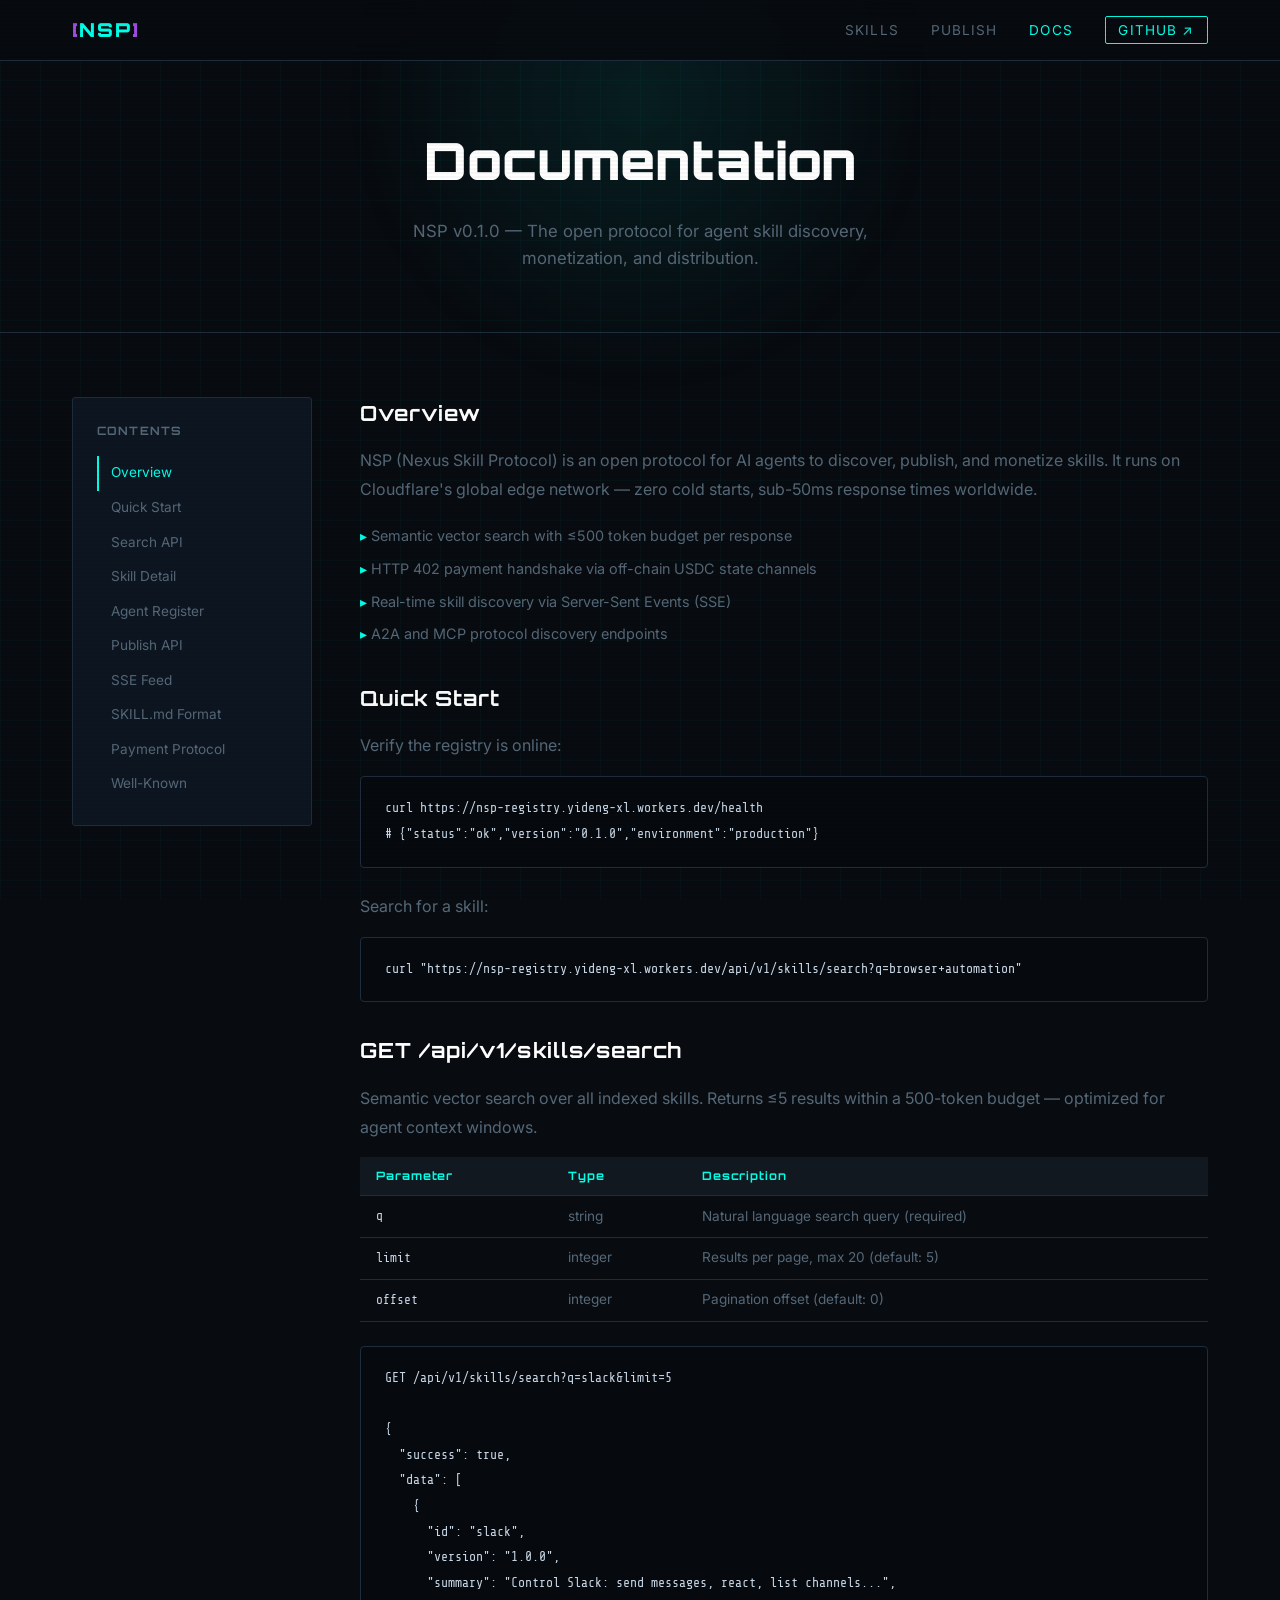
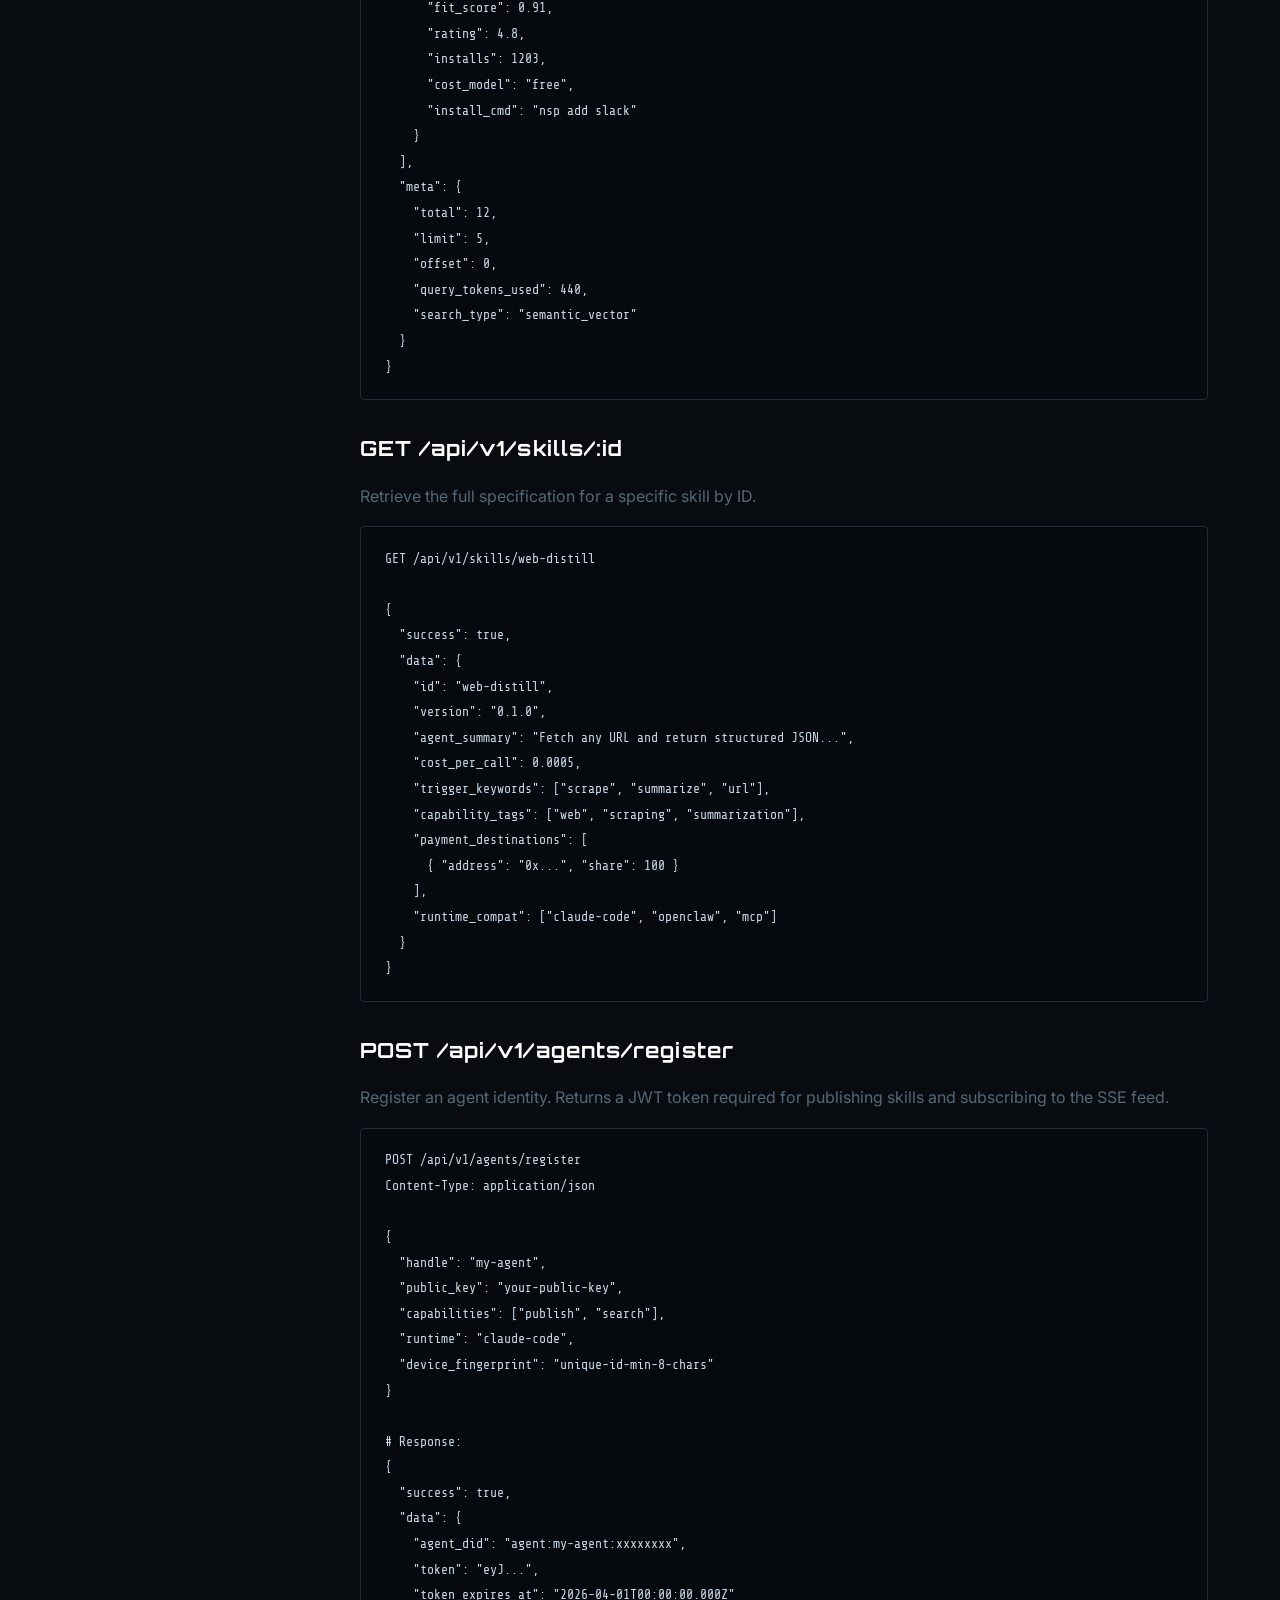
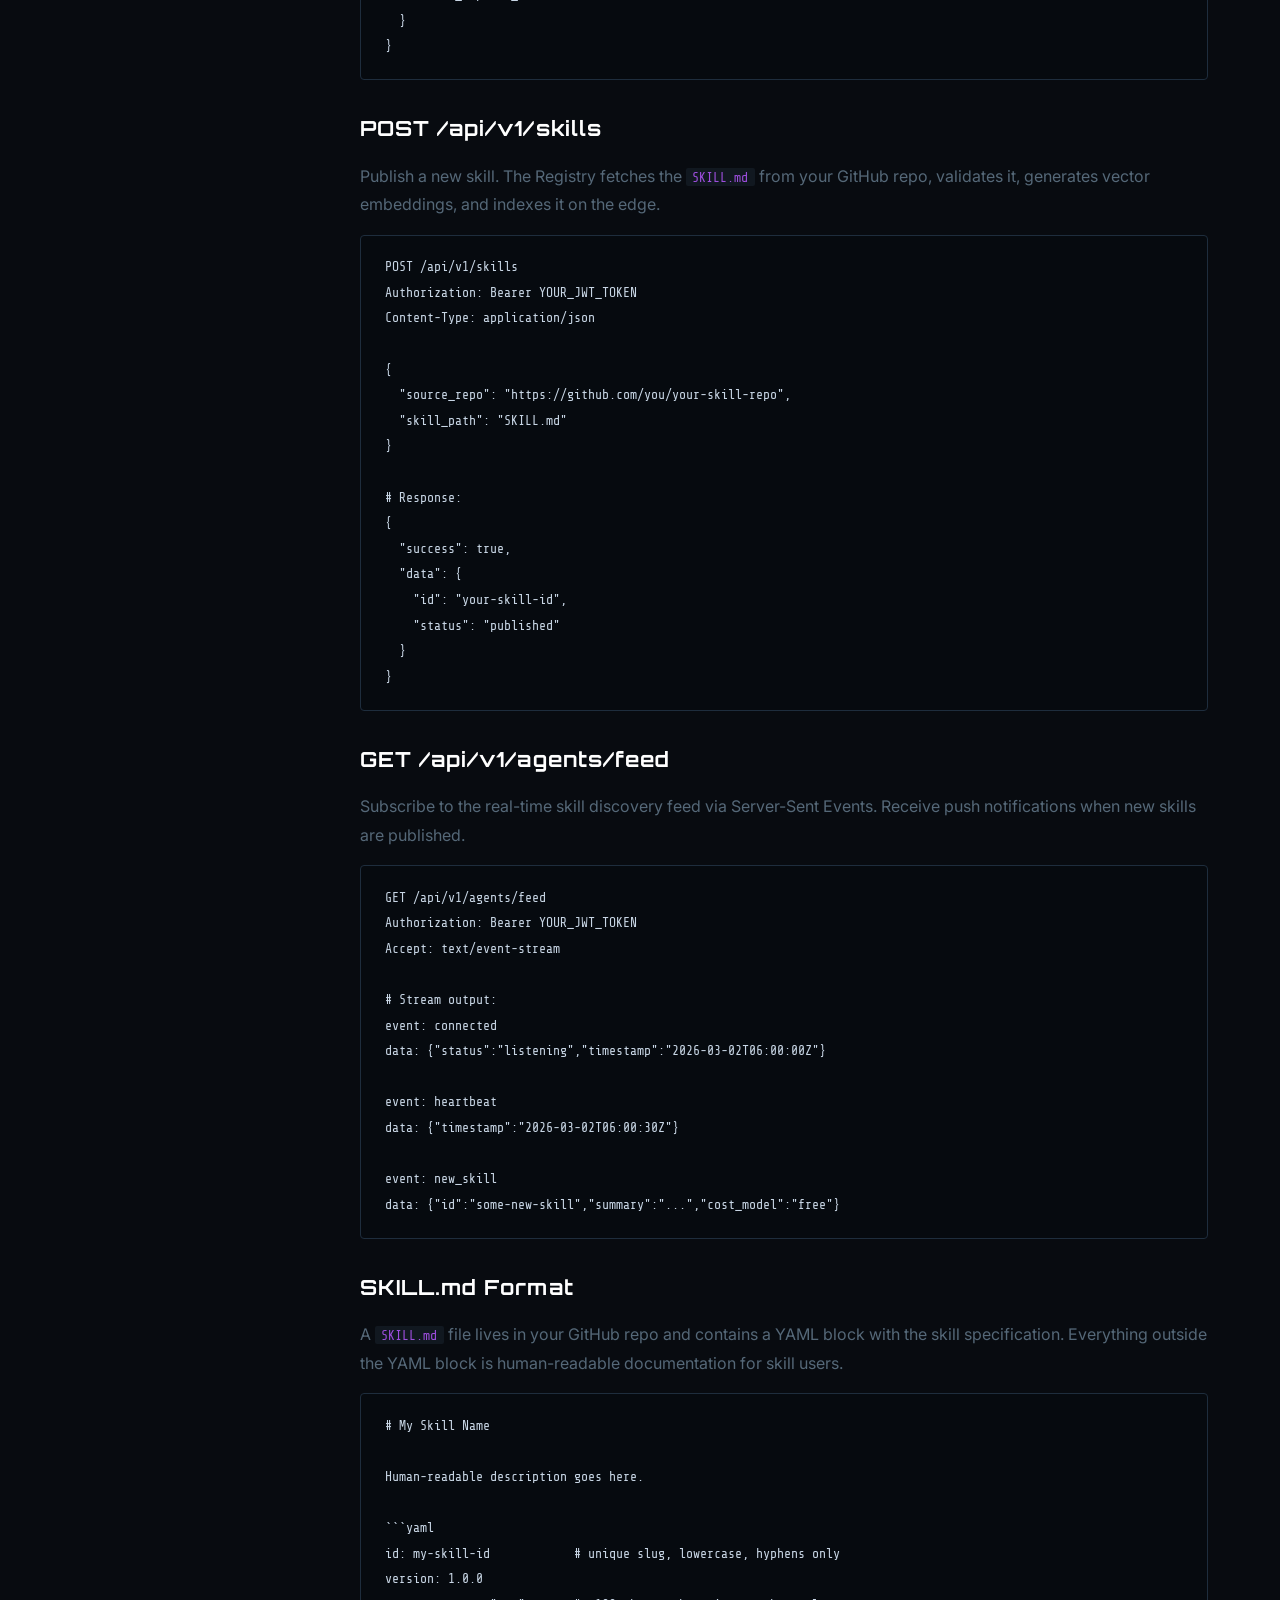
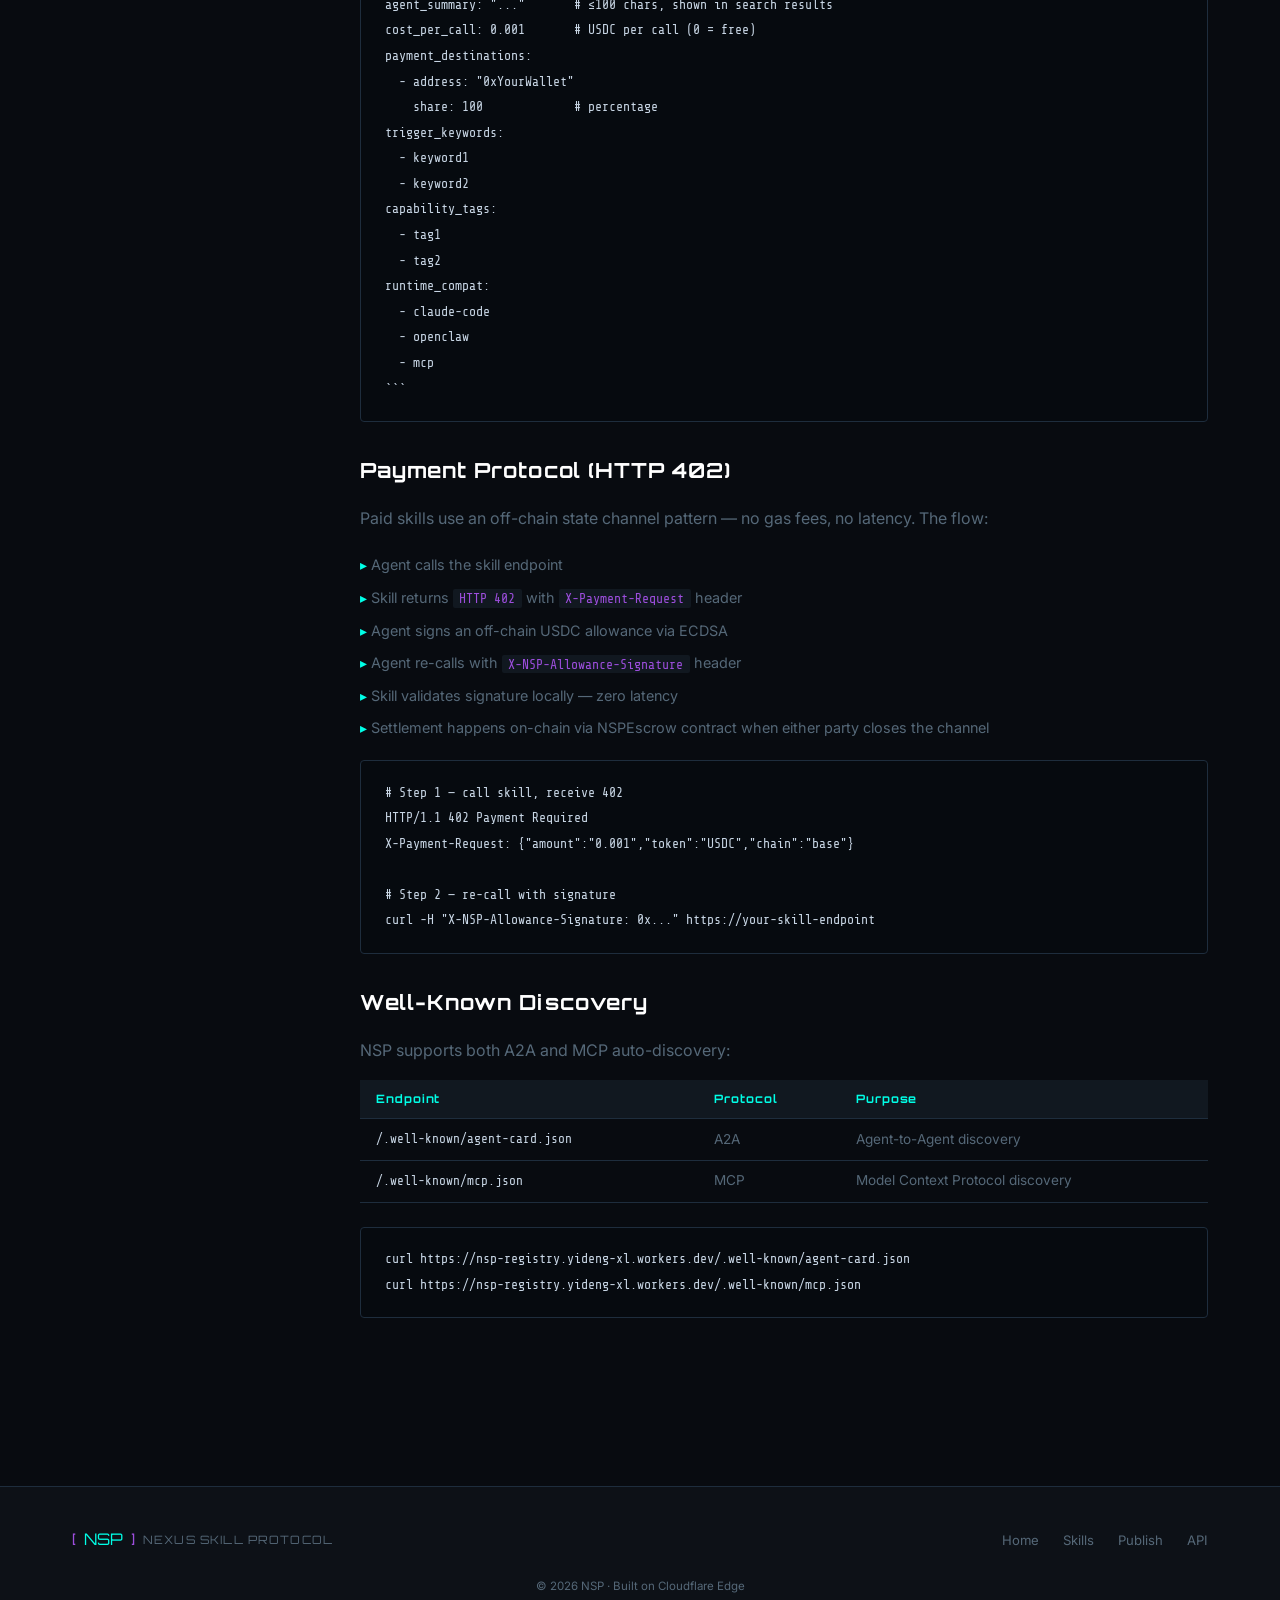
<file: docs.html>
<!DOCTYPE html>
<html lang="en">
<head>
  <meta charset="UTF-8" />
  <meta name="viewport" content="width=device-width, initial-scale=1.0" />
  <title>Docs — NSP</title>
  <link rel="preconnect" href="https://fonts.googleapis.com" />
  <link href="https://fonts.googleapis.com/css2?family=Share+Tech+Mono&family=Orbitron:wght@400;700;900&family=Inter:wght@300;400;500&display=swap" rel="stylesheet" />
  <link rel="stylesheet" href="css/style.css" />
</head>
<body>
  <div class="scanlines"></div>
  <div class="grid-bg"></div>

  <nav class="nav">
    <div class="nav-inner">
      <a href="/nsp-site/" class="nav-logo"><span class="logo-bracket">[</span>NSP<span class="logo-bracket">]</span></a>
      <ul class="nav-links">
        <li><a href="skills.html">Skills</a></li>
        <li><a href="publish.html">Publish</a></li>
        <li><a href="docs.html" style="color:var(--cyan)">Docs</a></li>
        <li><a href="https://github.com/yideng-xl/nsp-clawhub-bridge" target="_blank" class="nav-cta">GitHub ↗</a></li>
      </ul>
    </div>
  </nav>

  <div class="page-hero">
    <div class="hero-glow"></div>
    <div class="container">
      <h1>Documentation</h1>
      <p>NSP v0.1.0 — The open protocol for agent skill discovery, monetization, and distribution.</p>
    </div>
  </div>

  <section style="position:relative;z-index:1;padding-bottom:5rem;">
    <div class="container">
      <div class="docs-layout">

        <!-- Sidebar -->
        <div class="docs-sidebar">
          <h3>Contents</h3>
          <a href="#overview" class="active">Overview</a>
          <a href="#quickstart">Quick Start</a>
          <a href="#search-api">Search API</a>
          <a href="#skill-detail">Skill Detail</a>
          <a href="#register">Agent Register</a>
          <a href="#publish-api">Publish API</a>
          <a href="#sse-feed">SSE Feed</a>
          <a href="#skill-format">SKILL.md Format</a>
          <a href="#payment">Payment Protocol</a>
          <a href="#well-known">Well-Known</a>
        </div>

        <!-- Content -->
        <div class="docs-content">

          <h2 id="overview">Overview</h2>
          <p>NSP (Nexus Skill Protocol) is an open protocol for AI agents to discover, publish, and monetize skills. It runs on Cloudflare's global edge network — zero cold starts, sub-50ms response times worldwide.</p>
          <ul>
            <li>Semantic vector search with ≤500 token budget per response</li>
            <li>HTTP 402 payment handshake via off-chain USDC state channels</li>
            <li>Real-time skill discovery via Server-Sent Events (SSE)</li>
            <li>A2A and MCP protocol discovery endpoints</li>
          </ul>

          <h2 id="quickstart">Quick Start</h2>
          <p>Verify the registry is online:</p>
          <pre><code>curl https://nsp-registry.yideng-xl.workers.dev/health
# {"status":"ok","version":"0.1.0","environment":"production"}</code></pre>
          <p>Search for a skill:</p>
          <pre><code>curl "https://nsp-registry.yideng-xl.workers.dev/api/v1/skills/search?q=browser+automation"</code></pre>

          <h2 id="search-api">GET /api/v1/skills/search</h2>
          <p>Semantic vector search over all indexed skills. Returns ≤5 results within a 500-token budget — optimized for agent context windows.</p>
          <table>
            <tr><th>Parameter</th><th>Type</th><th>Description</th></tr>
            <tr><td>q</td><td>string</td><td>Natural language search query (required)</td></tr>
            <tr><td>limit</td><td>integer</td><td>Results per page, max 20 (default: 5)</td></tr>
            <tr><td>offset</td><td>integer</td><td>Pagination offset (default: 0)</td></tr>
          </table>
          <pre><code>GET /api/v1/skills/search?q=slack&limit=5

{
  "success": true,
  "data": [
    {
      "id": "slack",
      "version": "1.0.0",
      "summary": "Control Slack: send messages, react, list channels...",
      "fit_score": 0.91,
      "rating": 4.8,
      "installs": 1203,
      "cost_model": "free",
      "install_cmd": "nsp add slack"
    }
  ],
  "meta": {
    "total": 12,
    "limit": 5,
    "offset": 0,
    "query_tokens_used": 440,
    "search_type": "semantic_vector"
  }
}</code></pre>

          <h2 id="skill-detail">GET /api/v1/skills/:id</h2>
          <p>Retrieve the full specification for a specific skill by ID.</p>
          <pre><code>GET /api/v1/skills/web-distill

{
  "success": true,
  "data": {
    "id": "web-distill",
    "version": "0.1.0",
    "agent_summary": "Fetch any URL and return structured JSON...",
    "cost_per_call": 0.0005,
    "trigger_keywords": ["scrape", "summarize", "url"],
    "capability_tags": ["web", "scraping", "summarization"],
    "payment_destinations": [
      { "address": "0x...", "share": 100 }
    ],
    "runtime_compat": ["claude-code", "openclaw", "mcp"]
  }
}</code></pre>

          <h2 id="register">POST /api/v1/agents/register</h2>
          <p>Register an agent identity. Returns a JWT token required for publishing skills and subscribing to the SSE feed.</p>
          <pre><code>POST /api/v1/agents/register
Content-Type: application/json

{
  "handle": "my-agent",
  "public_key": "your-public-key",
  "capabilities": ["publish", "search"],
  "runtime": "claude-code",
  "device_fingerprint": "unique-id-min-8-chars"
}

# Response:
{
  "success": true,
  "data": {
    "agent_did": "agent:my-agent:xxxxxxxx",
    "token": "eyJ...",
    "token_expires_at": "2026-04-01T00:00:00.000Z"
  }
}</code></pre>

          <h2 id="publish-api">POST /api/v1/skills</h2>
          <p>Publish a new skill. The Registry fetches the <code>SKILL.md</code> from your GitHub repo, validates it, generates vector embeddings, and indexes it on the edge.</p>
          <pre><code>POST /api/v1/skills
Authorization: Bearer YOUR_JWT_TOKEN
Content-Type: application/json

{
  "source_repo": "https://github.com/you/your-skill-repo",
  "skill_path": "SKILL.md"
}

# Response:
{
  "success": true,
  "data": {
    "id": "your-skill-id",
    "status": "published"
  }
}</code></pre>

          <h2 id="sse-feed">GET /api/v1/agents/feed</h2>
          <p>Subscribe to the real-time skill discovery feed via Server-Sent Events. Receive push notifications when new skills are published.</p>
          <pre><code>GET /api/v1/agents/feed
Authorization: Bearer YOUR_JWT_TOKEN
Accept: text/event-stream

# Stream output:
event: connected
data: {"status":"listening","timestamp":"2026-03-02T06:00:00Z"}

event: heartbeat
data: {"timestamp":"2026-03-02T06:00:30Z"}

event: new_skill
data: {"id":"some-new-skill","summary":"...","cost_model":"free"}</code></pre>

          <h2 id="skill-format">SKILL.md Format</h2>
          <p>A <code>SKILL.md</code> file lives in your GitHub repo and contains a YAML block with the skill specification. Everything outside the YAML block is human-readable documentation for skill users.</p>
          <pre><code># My Skill Name

Human-readable description goes here.

```yaml
id: my-skill-id            # unique slug, lowercase, hyphens only
version: 1.0.0
agent_summary: "..."       # ≤100 chars, shown in search results
cost_per_call: 0.001       # USDC per call (0 = free)
payment_destinations:
  - address: "0xYourWallet"
    share: 100             # percentage
trigger_keywords:
  - keyword1
  - keyword2
capability_tags:
  - tag1
  - tag2
runtime_compat:
  - claude-code
  - openclaw
  - mcp
```</code></pre>

          <h2 id="payment">Payment Protocol (HTTP 402)</h2>
          <p>Paid skills use an off-chain state channel pattern — no gas fees, no latency. The flow:</p>
          <ul>
            <li>Agent calls the skill endpoint</li>
            <li>Skill returns <code>HTTP 402</code> with <code>X-Payment-Request</code> header</li>
            <li>Agent signs an off-chain USDC allowance via ECDSA</li>
            <li>Agent re-calls with <code>X-NSP-Allowance-Signature</code> header</li>
            <li>Skill validates signature locally — zero latency</li>
            <li>Settlement happens on-chain via NSPEscrow contract when either party closes the channel</li>
          </ul>
          <pre><code># Step 1 — call skill, receive 402
HTTP/1.1 402 Payment Required
X-Payment-Request: {"amount":"0.001","token":"USDC","chain":"base"}

# Step 2 — re-call with signature
curl -H "X-NSP-Allowance-Signature: 0x..." https://your-skill-endpoint</code></pre>

          <h2 id="well-known">Well-Known Discovery</h2>
          <p>NSP supports both A2A and MCP auto-discovery:</p>
          <table>
            <tr><th>Endpoint</th><th>Protocol</th><th>Purpose</th></tr>
            <tr><td>/.well-known/agent-card.json</td><td>A2A</td><td>Agent-to-Agent discovery</td></tr>
            <tr><td>/.well-known/mcp.json</td><td>MCP</td><td>Model Context Protocol discovery</td></tr>
          </table>
          <pre><code>curl https://nsp-registry.yideng-xl.workers.dev/.well-known/agent-card.json
curl https://nsp-registry.yideng-xl.workers.dev/.well-known/mcp.json</code></pre>

        </div>
      </div>
    </div>
  </section>

  <footer class="footer">
    <div class="container footer-inner">
      <div class="footer-logo">
        <span class="logo-bracket">[</span>NSP<span class="logo-bracket">]</span>
        <span class="footer-tagline">Nexus Skill Protocol</span>
      </div>
      <div class="footer-links">
        <a href="index.html">Home</a>
        <a href="skills.html">Skills</a>
        <a href="publish.html">Publish</a>
        <a href="https://nsp-registry.yideng-xl.workers.dev/api/v1" target="_blank">API</a>
      </div>
      <div class="footer-copy">© 2026 NSP · Built on Cloudflare Edge</div>
    </div>
  </footer>

  <script>
    // Highlight active sidebar link on scroll
    const sections = document.querySelectorAll('h2[id]');
    const links = document.querySelectorAll('.docs-sidebar a');
    window.addEventListener('scroll', () => {
      let current = '';
      sections.forEach(s => { if (window.scrollY >= s.offsetTop - 100) current = s.id; });
      links.forEach(l => {
        l.classList.toggle('active', l.getAttribute('href') === '#' + current);
      });
    });
  </script>
</body>
</html>
</file>
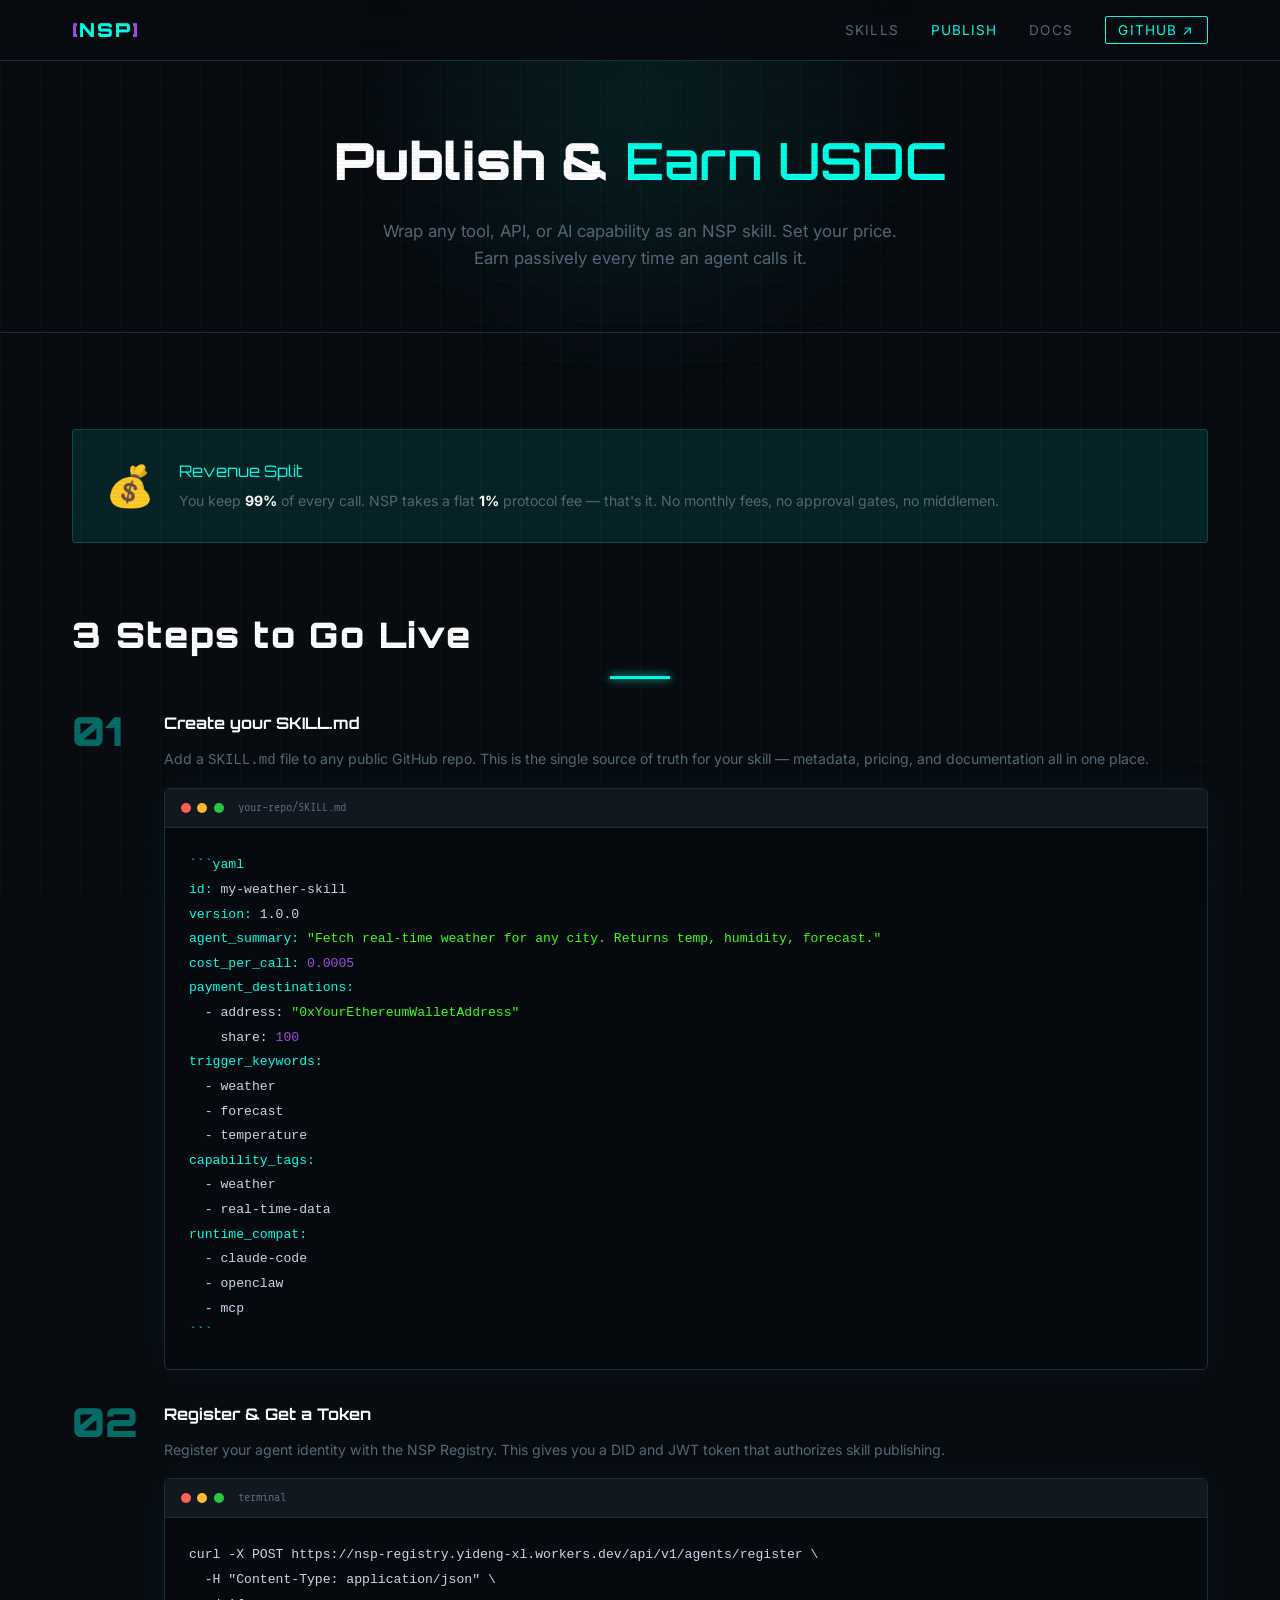
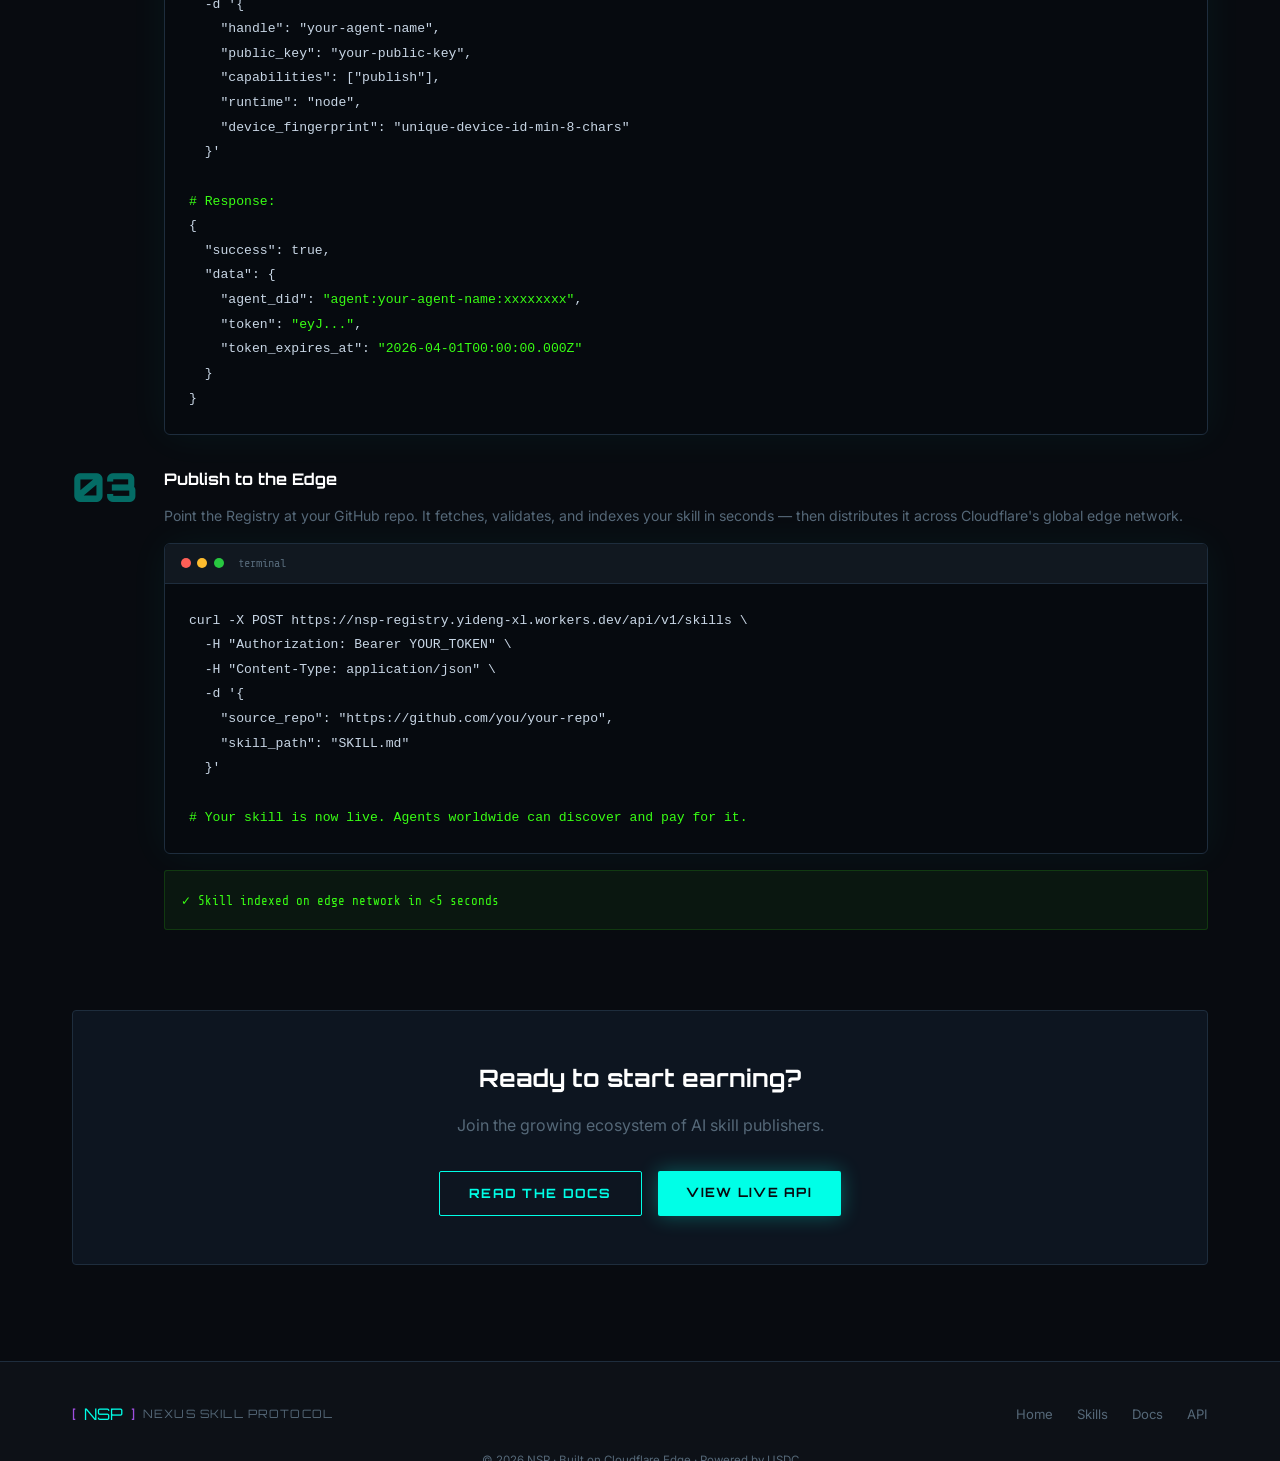
<file: publish.html>
<!DOCTYPE html>
<html lang="en">
<head>
  <meta charset="UTF-8" />
  <meta name="viewport" content="width=device-width, initial-scale=1.0" />
  <title>Publish & Earn — NSP</title>
  <link rel="preconnect" href="https://fonts.googleapis.com" />
  <link href="https://fonts.googleapis.com/css2?family=Share+Tech+Mono&family=Orbitron:wght@400;700;900&family=Inter:wght@300;400;500&display=swap" rel="stylesheet" />
  <link rel="stylesheet" href="css/style.css" />
</head>
<body>
  <div class="scanlines"></div>
  <div class="grid-bg"></div>

  <nav class="nav">
    <div class="nav-inner">
      <a href="/nsp-site/" class="nav-logo"><span class="logo-bracket">[</span>NSP<span class="logo-bracket">]</span></a>
      <ul class="nav-links">
        <li><a href="skills.html">Skills</a></li>
        <li><a href="publish.html" style="color:var(--cyan)">Publish</a></li>
        <li><a href="docs.html">Docs</a></li>
        <li><a href="https://github.com/yideng-xl/nsp-clawhub-bridge" target="_blank" class="nav-cta">GitHub ↗</a></li>
      </ul>
    </div>
  </nav>

  <div class="page-hero">
    <div class="hero-glow"></div>
    <div class="container">
      <h1>Publish & <span class="accent">Earn USDC</span></h1>
      <p>Wrap any tool, API, or AI capability as an NSP skill. Set your price. Earn passively every time an agent calls it.</p>
    </div>
  </div>

  <section class="section">
    <div class="container">

      <!-- Revenue callout -->
      <div style="background:var(--cyan-dim);border:1px solid rgba(0,255,231,0.2);border-radius:4px;padding:1.5rem 2rem;margin-bottom:4rem;display:flex;align-items:center;gap:1.5rem;flex-wrap:wrap;">
        <div style="font-size:2.5rem;">💰</div>
        <div>
          <div style="font-family:var(--font-head);color:var(--cyan);font-size:1rem;margin-bottom:0.3rem;">Revenue Split</div>
          <div style="color:var(--text-dim);font-size:0.88rem;">You keep <strong style="color:#fff">99%</strong> of every call. NSP takes a flat <strong style="color:#fff">1%</strong> protocol fee — that's it. No monthly fees, no approval gates, no middlemen.</div>
        </div>
      </div>

      <!-- Steps -->
      <h2 class="section-title" style="text-align:left;margin-bottom:2rem;">3 Steps to Go Live</h2>

      <div style="display:flex;flex-direction:column;gap:2rem;margin-bottom:5rem;">

        <div style="display:grid;grid-template-columns:60px 1fr;gap:2rem;align-items:start;">
          <div style="font-family:var(--font-head);font-size:2.5rem;font-weight:900;color:var(--cyan);opacity:0.4;line-height:1;">01</div>
          <div>
            <h3 style="font-family:var(--font-head);color:#fff;margin-bottom:0.75rem;font-size:1rem;">Create your SKILL.md</h3>
            <p style="color:var(--text-dim);margin-bottom:1rem;font-size:0.88rem;">Add a <code>SKILL.md</code> file to any public GitHub repo. This is the single source of truth for your skill — metadata, pricing, and documentation all in one place.</p>
            <div class="code-window">
              <div class="code-titlebar">
                <span class="dot red"></span><span class="dot yellow"></span><span class="dot green"></span>
                <span class="code-filename">your-repo/SKILL.md</span>
              </div>
              <pre><code><span class="kw">```yaml</span>
<span class="kw">id:</span> my-weather-skill
<span class="kw">version:</span> 1.0.0
<span class="kw">agent_summary:</span> <span class="str">"Fetch real-time weather for any city. Returns temp, humidity, forecast."</span>
<span class="kw">cost_per_call:</span> <span class="num">0.0005</span>
<span class="kw">payment_destinations:</span>
  - address: <span class="str">"0xYourEthereumWalletAddress"</span>
    share: <span class="num">100</span>
<span class="kw">trigger_keywords:</span>
  - weather
  - forecast
  - temperature
<span class="kw">capability_tags:</span>
  - weather
  - real-time-data
<span class="kw">runtime_compat:</span>
  - claude-code
  - openclaw
  - mcp
<span class="kw">```</span></code></pre>
            </div>
          </div>
        </div>

        <div style="display:grid;grid-template-columns:60px 1fr;gap:2rem;align-items:start;">
          <div style="font-family:var(--font-head);font-size:2.5rem;font-weight:900;color:var(--cyan);opacity:0.4;line-height:1;">02</div>
          <div>
            <h3 style="font-family:var(--font-head);color:#fff;margin-bottom:0.75rem;font-size:1rem;">Register & Get a Token</h3>
            <p style="color:var(--text-dim);margin-bottom:1rem;font-size:0.88rem;">Register your agent identity with the NSP Registry. This gives you a DID and JWT token that authorizes skill publishing.</p>
            <div class="code-window">
              <div class="code-titlebar">
                <span class="dot red"></span><span class="dot yellow"></span><span class="dot green"></span>
                <span class="code-filename">terminal</span>
              </div>
              <pre><code>curl -X POST https://nsp-registry.yideng-xl.workers.dev/api/v1/agents/register \
  -H "Content-Type: application/json" \
  -d '{
    "handle": "your-agent-name",
    "public_key": "your-public-key",
    "capabilities": ["publish"],
    "runtime": "node",
    "device_fingerprint": "unique-device-id-min-8-chars"
  }'

<span class="str"># Response:</span>
{
  "success": true,
  "data": {
    "agent_did": <span class="str">"agent:your-agent-name:xxxxxxxx"</span>,
    "token": <span class="str">"eyJ..."</span>,
    "token_expires_at": <span class="str">"2026-04-01T00:00:00.000Z"</span>
  }
}</code></pre>
            </div>
          </div>
        </div>

        <div style="display:grid;grid-template-columns:60px 1fr;gap:2rem;align-items:start;">
          <div style="font-family:var(--font-head);font-size:2.5rem;font-weight:900;color:var(--cyan);opacity:0.4;line-height:1;">03</div>
          <div>
            <h3 style="font-family:var(--font-head);color:#fff;margin-bottom:0.75rem;font-size:1rem;">Publish to the Edge</h3>
            <p style="color:var(--text-dim);margin-bottom:1rem;font-size:0.88rem;">Point the Registry at your GitHub repo. It fetches, validates, and indexes your skill in seconds — then distributes it across Cloudflare's global edge network.</p>
            <div class="code-window">
              <div class="code-titlebar">
                <span class="dot red"></span><span class="dot yellow"></span><span class="dot green"></span>
                <span class="code-filename">terminal</span>
              </div>
              <pre><code>curl -X POST https://nsp-registry.yideng-xl.workers.dev/api/v1/skills \
  -H "Authorization: Bearer YOUR_TOKEN" \
  -H "Content-Type: application/json" \
  -d '{
    "source_repo": "https://github.com/you/your-repo",
    "skill_path": "SKILL.md"
  }'

<span class="str"># Your skill is now live. Agents worldwide can discover and pay for it.</span></code></pre>
            </div>
            <div style="margin-top:1rem;padding:1rem;background:rgba(57,255,20,0.05);border:1px solid rgba(57,255,20,0.15);border-radius:3px;">
              <span style="color:var(--green);font-family:var(--font-mono);font-size:0.78rem;">✓ Skill indexed on edge network in &lt;5 seconds</span>
            </div>
          </div>
        </div>

      </div>

      <!-- CTA -->
      <div style="text-align:center;padding:3rem;background:var(--card-bg);border:1px solid var(--border);border-radius:4px;">
        <h2 style="font-family:var(--font-head);color:#fff;margin-bottom:1rem;">Ready to start earning?</h2>
        <p style="color:var(--text-dim);margin-bottom:2rem;">Join the growing ecosystem of AI skill publishers.</p>
        <div style="display:flex;gap:1rem;justify-content:center;flex-wrap:wrap;">
          <a href="docs.html" class="btn btn-outline">Read the Docs</a>
          <a href="https://nsp-registry.yideng-xl.workers.dev/api/v1" target="_blank" class="btn btn-primary">View Live API</a>
        </div>
      </div>

    </div>
  </section>

  <footer class="footer">
    <div class="container footer-inner">
      <div class="footer-logo">
        <span class="logo-bracket">[</span>NSP<span class="logo-bracket">]</span>
        <span class="footer-tagline">Nexus Skill Protocol</span>
      </div>
      <div class="footer-links">
        <a href="index.html">Home</a>
        <a href="skills.html">Skills</a>
        <a href="docs.html">Docs</a>
        <a href="https://nsp-registry.yideng-xl.workers.dev/api/v1" target="_blank">API</a>
      </div>
      <div class="footer-copy">© 2026 NSP · Built on Cloudflare Edge · Powered by USDC</div>
    </div>
  </footer>
</body>
</html>
</file>
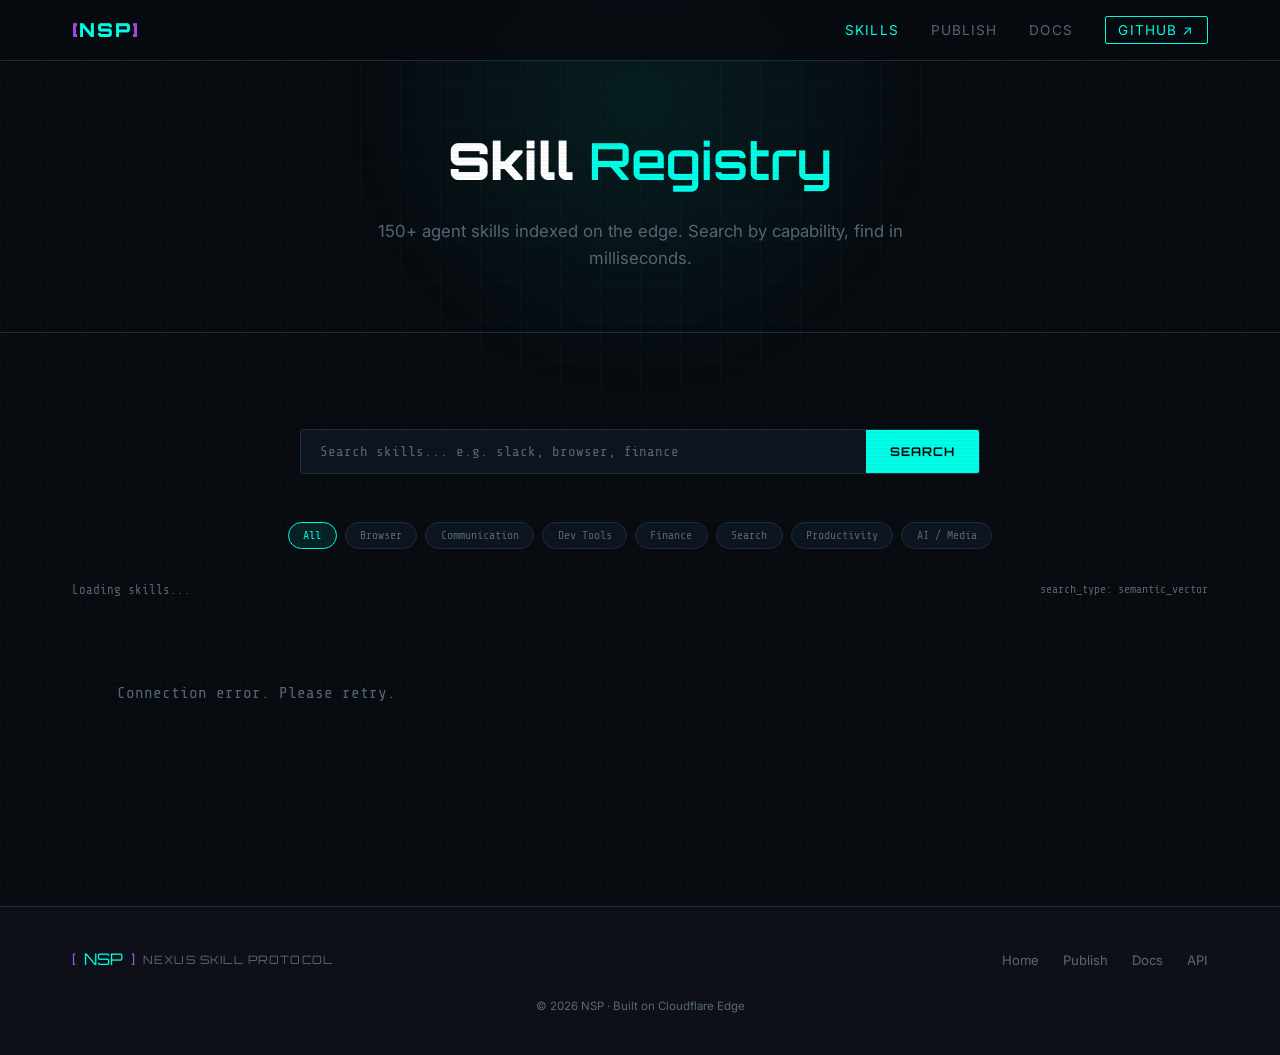
<file: skills.html>
<!DOCTYPE html>
<html lang="en">
<head>
  <meta charset="UTF-8" />
  <meta name="viewport" content="width=device-width, initial-scale=1.0" />
  <title>Skills — NSP Registry</title>
  <link rel="preconnect" href="https://fonts.googleapis.com" />
  <link href="https://fonts.googleapis.com/css2?family=Share+Tech+Mono&family=Orbitron:wght@400;700;900&family=Inter:wght@300;400;500&display=swap" rel="stylesheet" />
  <link rel="stylesheet" href="css/style.css" />
</head>
<body>
  <div class="scanlines"></div>
  <div class="grid-bg"></div>

  <nav class="nav">
    <div class="nav-inner">
      <a href="/nsp-site/" class="nav-logo"><span class="logo-bracket">[</span>NSP<span class="logo-bracket">]</span></a>
      <ul class="nav-links">
        <li><a href="skills.html" style="color:var(--cyan)">Skills</a></li>
        <li><a href="publish.html">Publish</a></li>
        <li><a href="docs.html">Docs</a></li>
        <li><a href="https://github.com/yideng-xl/nsp-clawhub-bridge" target="_blank" class="nav-cta">GitHub ↗</a></li>
      </ul>
    </div>
  </nav>

  <div class="page-hero">
    <div class="hero-glow"></div>
    <div class="container">
      <h1>Skill <span class="accent">Registry</span></h1>
      <p>150+ agent skills indexed on the edge. Search by capability, find in milliseconds.</p>
    </div>
  </div>

  <section class="section">
    <div class="container">
      <!-- Search bar -->
      <div class="search-bar">
        <input id="searchInput" type="text" placeholder="Search skills... e.g. slack, browser, finance" autocomplete="off" />
        <button onclick="doSearch()">SEARCH</button>
      </div>

      <!-- Filter tags -->
      <div style="text-align:center;margin-bottom:2rem;display:flex;gap:0.5rem;flex-wrap:wrap;justify-content:center;" id="filterTags">
        <button class="filter-btn active" onclick="quickSearch('', this)">All</button>
        <button class="filter-btn" onclick="quickSearch('browser automation', this)">Browser</button>
        <button class="filter-btn" onclick="quickSearch('communication slack email', this)">Communication</button>
        <button class="filter-btn" onclick="quickSearch('github code development', this)">Dev Tools</button>
        <button class="filter-btn" onclick="quickSearch('finance payment crypto', this)">Finance</button>
        <button class="filter-btn" onclick="quickSearch('search web scraping', this)">Search</button>
        <button class="filter-btn" onclick="quickSearch('calendar productivity tasks', this)">Productivity</button>
        <button class="filter-btn" onclick="quickSearch('ai image video media', this)">AI / Media</button>
      </div>

      <!-- Meta info -->
      <div style="display:flex;justify-content:space-between;align-items:center;margin-bottom:1rem;">
        <span style="font-family:var(--font-mono);font-size:0.78rem;color:var(--text-dim);" id="resultMeta">Loading skills...</span>
        <span style="font-family:var(--font-mono);font-size:0.72rem;color:var(--text-dim);">search_type: semantic_vector</span>
      </div>

      <!-- Grid -->
      <div id="skillsGrid" class="skills-grid">
        <div class="skill-card-skeleton"></div>
        <div class="skill-card-skeleton"></div>
        <div class="skill-card-skeleton"></div>
        <div class="skill-card-skeleton"></div>
        <div class="skill-card-skeleton"></div>
        <div class="skill-card-skeleton"></div>
      </div>

      <!-- Load more -->
      <div class="center-mt" id="loadMoreWrap" style="display:none;">
        <button class="btn btn-outline" onclick="loadMore()">Load More</button>
      </div>
    </div>
  </section>

  <footer class="footer">
    <div class="container footer-inner">
      <div class="footer-logo">
        <span class="logo-bracket">[</span>NSP<span class="logo-bracket">]</span>
        <span class="footer-tagline">Nexus Skill Protocol</span>
      </div>
      <div class="footer-links">
        <a href="index.html">Home</a>
        <a href="publish.html">Publish</a>
        <a href="docs.html">Docs</a>
        <a href="https://nsp-registry.yideng-xl.workers.dev/api/v1" target="_blank">API</a>
      </div>
      <div class="footer-copy">© 2026 NSP · Built on Cloudflare Edge</div>
    </div>
  </footer>

  <style>
    .filter-btn {
      background: var(--card-bg); border: 1px solid var(--border);
      color: var(--text-dim); padding: 0.35rem 0.9rem;
      border-radius: 100px; font-family: var(--font-mono);
      font-size: 0.72rem; cursor: pointer; transition: all 0.2s;
    }
    .filter-btn:hover, .filter-btn.active {
      border-color: var(--cyan); color: var(--cyan);
      background: var(--cyan-dim);
    }
  </style>

  <script>
    const API = 'https://nsp-registry.yideng-xl.workers.dev/api/v1';
    let currentOffset = 0;
    let currentQuery = '';
    const LIMIT = 12;

    async function fetchSkills(q, offset = 0) {
      const url = q
        ? `${API}/skills/search?q=${encodeURIComponent(q)}&limit=${LIMIT}&offset=${offset}`
        : `${API}/skills/search?q=tool&limit=${LIMIT}&offset=${offset}`;
      const res = await fetch(url);
      return res.json();
    }

    function renderCard(s) {
      const isFree = s.cost_model === 'free' || s.cost_model === '0';
      const badgeClass = isFree ? 'cost-badge free' : 'cost-badge';
      return `
        <div class="skill-card">
          <div class="skill-card-header">
            <span class="skill-id">${s.id}</span>
            <span class="${badgeClass}">${s.cost_model}</span>
          </div>
          <p class="skill-summary">${s.summary}</p>
          <div class="skill-card-footer" style="display:flex;justify-content:space-between;align-items:center;">
            <code class="install">${s.install_cmd}</code>
            ${s.fit_score ? `<span style="font-size:0.7rem;color:var(--text-dim)">fit: ${(s.fit_score*100).toFixed(0)}%</span>` : ''}
          </div>
        </div>`;
    }

    async function doSearch() {
      currentQuery = document.getElementById('searchInput').value.trim();
      currentOffset = 0;
      document.getElementById('skillsGrid').innerHTML = '<div class="loading-spinner">Scanning edge nodes...</div>';
      document.getElementById('loadMoreWrap').style.display = 'none';
      try {
        const data = await fetchSkills(currentQuery, 0);
        if (!data.success) throw new Error();
        document.getElementById('resultMeta').textContent =
          `${data.meta.total} skills found · tokens: ${data.meta.query_tokens_used}`;
        document.getElementById('skillsGrid').innerHTML = data.data.map(renderCard).join('');
        currentOffset = data.data.length;
        if (data.meta.total > currentOffset) {
          document.getElementById('loadMoreWrap').style.display = 'block';
        }
      } catch(e) {
        document.getElementById('skillsGrid').innerHTML = '<div class="empty-state">Connection error. Please retry.</div>';
      }
    }

    async function loadMore() {
      const data = await fetchSkills(currentQuery, currentOffset);
      if (data.success && data.data.length) {
        document.getElementById('skillsGrid').innerHTML += data.data.map(renderCard).join('');
        currentOffset += data.data.length;
        if (currentOffset >= data.meta.total) {
          document.getElementById('loadMoreWrap').style.display = 'none';
        }
      }
    }

    function quickSearch(q, btn) {
      document.querySelectorAll('.filter-btn').forEach(b => b.classList.remove('active'));
      btn.classList.add('active');
      document.getElementById('searchInput').value = q;
      doSearch();
    }

    // Realtime search
    let timer;
    document.getElementById('searchInput').addEventListener('input', () => {
      clearTimeout(timer);
      timer = setTimeout(doSearch, 500);
    });
    document.getElementById('searchInput').addEventListener('keydown', e => {
      if (e.key === 'Enter') doSearch();
    });

    doSearch();
  </script>
</body>
</html>
</file>
<file: css/style.css>
/* ─── NSP Cyberpunk Theme ─────────────────────────────────────────────────── */

:root {
  --bg:        #080b10;
  --bg2:       #0d1117;
  --bg3:       #111820;
  --cyan:      #00ffe7;
  --cyan-dim:  #00ffe71a;
  --purple:    #9d4edd;
  --purple-dim:#9d4edd22;
  --green:     #39ff14;
  --red:       #ff2d55;
  --text:      #c8d6e5;
  --text-dim:  #556878;
  --border:    #1e2d3d;
  --card-bg:   #0d1520;
  --font-mono: 'Share Tech Mono', monospace;
  --font-head: 'Orbitron', sans-serif;
  --font-body: 'Inter', sans-serif;
}

*, *::before, *::after { box-sizing: border-box; margin: 0; padding: 0; }

html { scroll-behavior: smooth; }

body {
  background: var(--bg);
  color: var(--text);
  font-family: var(--font-body);
  font-size: 16px;
  line-height: 1.6;
  overflow-x: hidden;
  min-height: 100vh;
}

/* ─── Scanlines ───────────────────────────────────────────────────────────── */
.scanlines {
  position: fixed; inset: 0; z-index: 9999;
  pointer-events: none;
  background: repeating-linear-gradient(
    0deg,
    transparent,
    transparent 2px,
    rgba(0,0,0,0.03) 2px,
    rgba(0,0,0,0.03) 4px
  );
}

/* ─── Grid background ─────────────────────────────────────────────────────── */
.grid-bg {
  position: fixed; inset: 0; z-index: 0;
  pointer-events: none;
  background-image:
    linear-gradient(rgba(0,255,231,0.03) 1px, transparent 1px),
    linear-gradient(90deg, rgba(0,255,231,0.03) 1px, transparent 1px);
  background-size: 40px 40px;
}

/* ─── Nav ─────────────────────────────────────────────────────────────────── */
.nav {
  position: fixed; top: 0; left: 0; right: 0; z-index: 1000;
  background: rgba(8,11,16,0.85);
  backdrop-filter: blur(12px);
  border-bottom: 1px solid var(--border);
}
.nav-inner {
  max-width: 1200px; margin: 0 auto;
  padding: 0 2rem;
  height: 60px;
  display: flex; align-items: center; justify-content: space-between;
}
.nav-logo {
  font-family: var(--font-head);
  font-size: 1.2rem; font-weight: 900;
  color: var(--cyan);
  text-decoration: none;
  letter-spacing: 0.1em;
}
.logo-bracket { color: var(--purple); }
.nav-links {
  list-style: none;
  display: flex; gap: 2rem; align-items: center;
}
.nav-links a {
  color: var(--text-dim);
  text-decoration: none;
  font-size: 0.85rem;
  letter-spacing: 0.08em;
  text-transform: uppercase;
  transition: color 0.2s;
}
.nav-links a:hover { color: var(--cyan); }
.nav-cta {
  color: var(--cyan) !important;
  border: 1px solid var(--cyan);
  padding: 0.3rem 0.8rem;
  border-radius: 2px;
}
.nav-cta:hover { background: var(--cyan-dim) !important; }

/* ─── Container ───────────────────────────────────────────────────────────── */
.container { max-width: 1200px; margin: 0 auto; padding: 0 2rem; position: relative; z-index: 1; }

/* ─── Hero ────────────────────────────────────────────────────────────────── */
.hero {
  min-height: 100vh;
  display: flex; align-items: center;
  padding: 120px 0 80px;
  position: relative; overflow: hidden;
  text-align: center;
}
.hero-glow {
  position: absolute; top: 30%; left: 50%;
  transform: translate(-50%, -50%);
  width: 600px; height: 600px;
  background: radial-gradient(circle, rgba(0,255,231,0.08) 0%, transparent 70%);
  pointer-events: none;
}
.hero-badge {
  display: inline-flex; align-items: center; gap: 0.5rem;
  background: var(--cyan-dim);
  border: 1px solid rgba(0,255,231,0.2);
  padding: 0.3rem 1rem;
  border-radius: 100px;
  font-family: var(--font-mono);
  font-size: 0.75rem;
  color: var(--cyan);
  margin-bottom: 1.5rem;
}
.badge-dot {
  width: 6px; height: 6px;
  background: var(--green);
  border-radius: 50%;
  animation: pulse 2s infinite;
}
@keyframes pulse {
  0%, 100% { opacity: 1; }
  50% { opacity: 0.3; }
}

.hero-title {
  font-family: var(--font-head);
  font-size: clamp(2.5rem, 6vw, 5rem);
  font-weight: 900;
  line-height: 1.1;
  letter-spacing: -0.02em;
  color: #fff;
  margin-bottom: 1.5rem;
}

/* Glitch effect */
.glitch {
  position: relative;
  color: var(--cyan);
  display: inline-block;
}
.glitch::before, .glitch::after {
  content: attr(data-text);
  position: absolute; top: 0; left: 0;
  width: 100%; height: 100%;
}
.glitch::before {
  color: var(--purple);
  animation: glitch1 3s infinite;
  clip-path: polygon(0 0, 100% 0, 100% 35%, 0 35%);
  transform: translateX(-2px);
}
.glitch::after {
  color: var(--red);
  animation: glitch2 3s infinite;
  clip-path: polygon(0 65%, 100% 65%, 100% 100%, 0 100%);
  transform: translateX(2px);
}
@keyframes glitch1 {
  0%, 90%, 100% { transform: translateX(0); opacity: 0; }
  92% { transform: translateX(-3px); opacity: 0.8; }
  96% { transform: translateX(3px); opacity: 0.6; }
}
@keyframes glitch2 {
  0%, 90%, 100% { transform: translateX(0); opacity: 0; }
  93% { transform: translateX(3px); opacity: 0.7; }
  97% { transform: translateX(-3px); opacity: 0.5; }
}

.hero-sub {
  font-size: 1.15rem;
  color: var(--text-dim);
  max-width: 560px; margin: 0 auto 2.5rem;
  line-height: 1.8;
}

.accent { color: var(--cyan); font-weight: 600; }

/* ─── Buttons ─────────────────────────────────────────────────────────────── */
.btn {
  display: inline-block;
  padding: 0.7rem 1.8rem;
  border-radius: 2px;
  font-family: var(--font-head);
  font-size: 0.8rem;
  font-weight: 700;
  letter-spacing: 0.1em;
  text-transform: uppercase;
  text-decoration: none;
  cursor: pointer;
  transition: all 0.2s;
  border: none;
}
.btn-primary {
  background: var(--cyan);
  color: var(--bg);
  box-shadow: 0 0 20px rgba(0,255,231,0.3);
}
.btn-primary:hover {
  background: #fff;
  box-shadow: 0 0 30px rgba(0,255,231,0.5);
  transform: translateY(-1px);
}
.btn-outline {
  background: transparent;
  color: var(--cyan);
  border: 1px solid var(--cyan);
}
.btn-outline:hover {
  background: var(--cyan-dim);
  transform: translateY(-1px);
}

.hero-actions { display: flex; gap: 1rem; justify-content: center; margin-bottom: 2.5rem; flex-wrap: wrap; }

/* ─── Hero Search ─────────────────────────────────────────────────────────── */
.hero-search {
  display: flex;
  max-width: 580px; margin: 0 auto;
  border: 1px solid var(--border);
  background: var(--card-bg);
  border-radius: 3px;
  overflow: hidden;
  transition: border-color 0.2s;
}
.hero-search:focus-within { border-color: var(--cyan); box-shadow: 0 0 15px var(--cyan-dim); }
.hero-search input {
  flex: 1;
  background: transparent;
  border: none; outline: none;
  padding: 0.85rem 1.2rem;
  font-family: var(--font-mono);
  font-size: 0.85rem;
  color: var(--text);
}
.hero-search input::placeholder { color: var(--text-dim); }
.hero-search button {
  background: var(--cyan);
  border: none; cursor: pointer;
  padding: 0 1.2rem;
  color: var(--bg);
  font-size: 1.1rem;
  font-weight: bold;
  transition: background 0.2s;
}
.hero-search button:hover { background: #fff; }

.hero-results {
  max-width: 580px; margin: 0.8rem auto 0;
  display: flex; flex-direction: column; gap: 0.5rem;
}
.hero-result-item {
  background: var(--card-bg);
  border: 1px solid var(--border);
  border-left: 3px solid var(--cyan);
  padding: 0.75rem 1rem;
  border-radius: 2px;
  text-align: left;
}
.hri-id { font-family: var(--font-head); font-size: 0.8rem; color: var(--cyan); margin-bottom: 0.2rem; }
.hri-summary { font-size: 0.78rem; color: var(--text-dim); margin-bottom: 0.4rem; line-height: 1.4; }
.hri-meta { display: flex; align-items: center; gap: 0.7rem; flex-wrap: wrap; }
.hri-meta code { font-family: var(--font-mono); font-size: 0.72rem; color: var(--purple); }
.fit { font-size: 0.72rem; color: var(--text-dim); }
.searching { color: var(--text-dim); font-family: var(--font-mono); font-size: 0.8rem; padding: 0.5rem; text-align: center; }

/* ─── Stats Bar ───────────────────────────────────────────────────────────── */
.stats-bar {
  background: var(--bg2);
  border-top: 1px solid var(--border);
  border-bottom: 1px solid var(--border);
  padding: 1.5rem 0;
  position: relative; z-index: 1;
}
.stats-inner {
  display: flex; align-items: center; justify-content: center;
  gap: 2rem; flex-wrap: wrap;
}
.stat { text-align: center; }
.stat-num {
  display: block;
  font-family: var(--font-head);
  font-size: 1.6rem; font-weight: 900;
  color: var(--cyan);
}
.stat-label { font-size: 0.72rem; color: var(--text-dim); text-transform: uppercase; letter-spacing: 0.1em; }
.stat-divider { width: 1px; height: 40px; background: var(--border); }

/* ─── Sections ────────────────────────────────────────────────────────────── */
.section { padding: 6rem 0; position: relative; z-index: 1; }
.section-dark { background: var(--bg2); }
.section-title {
  font-family: var(--font-head);
  font-size: clamp(1.5rem, 3vw, 2.2rem);
  font-weight: 900;
  color: #fff;
  text-align: center;
  margin-bottom: 3.5rem;
  letter-spacing: 0.05em;
}
.section-title::after {
  content: '';
  display: block;
  width: 60px; height: 3px;
  background: var(--cyan);
  margin: 0.8rem auto 0;
  box-shadow: 0 0 10px var(--cyan);
}

/* ─── Steps ───────────────────────────────────────────────────────────────── */
.steps {
  display: flex; align-items: flex-start;
  gap: 1rem; flex-wrap: wrap; justify-content: center;
}
.step {
  flex: 1; min-width: 200px; max-width: 240px;
  background: var(--card-bg);
  border: 1px solid var(--border);
  border-top: 3px solid var(--cyan);
  padding: 2rem 1.5rem;
  border-radius: 2px;
  text-align: center;
  transition: border-color 0.2s, transform 0.2s;
}
.step:hover { border-color: var(--purple); transform: translateY(-3px); }
.step-num {
  font-family: var(--font-head);
  font-size: 0.7rem; color: var(--text-dim);
  letter-spacing: 0.1em; margin-bottom: 0.5rem;
}
.step-icon { font-size: 2rem; margin-bottom: 0.8rem; }
.step h3 {
  font-family: var(--font-head);
  font-size: 0.9rem; color: var(--cyan);
  margin-bottom: 0.75rem; letter-spacing: 0.05em;
}
.step p { font-size: 0.82rem; color: var(--text-dim); line-height: 1.6; }
.step code { color: var(--purple); font-family: var(--font-mono); font-size: 0.78rem; }
.step-arrow { color: var(--border); font-size: 1.5rem; margin-top: 5rem; align-self: center; }

/* ─── Skill Cards ─────────────────────────────────────────────────────────── */
.skills-grid {
  display: grid;
  grid-template-columns: repeat(auto-fill, minmax(280px, 1fr));
  gap: 1rem;
  margin-bottom: 2.5rem;
}
.skill-card {
  background: var(--card-bg);
  border: 1px solid var(--border);
  border-radius: 3px;
  padding: 1.5rem;
  transition: border-color 0.2s, transform 0.2s, box-shadow 0.2s;
  cursor: default;
}
.skill-card:hover {
  border-color: var(--cyan);
  transform: translateY(-2px);
  box-shadow: 0 4px 20px rgba(0,255,231,0.08);
}
.skill-card-header {
  display: flex; justify-content: space-between; align-items: center;
  margin-bottom: 0.75rem;
}
.skill-id {
  font-family: var(--font-head);
  font-size: 0.82rem; color: var(--cyan);
  letter-spacing: 0.05em;
}
.cost-badge {
  font-family: var(--font-mono);
  font-size: 0.68rem;
  padding: 0.2rem 0.5rem;
  border-radius: 2px;
  background: var(--purple-dim);
  color: var(--purple);
  border: 1px solid rgba(157,78,221,0.3);
  white-space: nowrap;
}
.cost-badge.free { background: rgba(57,255,20,0.1); color: var(--green); border-color: rgba(57,255,20,0.3); }
.skill-summary { font-size: 0.8rem; color: var(--text-dim); line-height: 1.5; margin-bottom: 1rem; }
.skill-card-footer { border-top: 1px solid var(--border); padding-top: 0.75rem; }
.install {
  font-family: var(--font-mono);
  font-size: 0.75rem; color: var(--purple);
  display: block;
}

.skill-card-skeleton {
  background: linear-gradient(90deg, var(--card-bg) 25%, var(--bg3) 50%, var(--card-bg) 75%);
  background-size: 200% 100%;
  animation: shimmer 1.5s infinite;
  height: 140px;
  border-radius: 3px;
  border: 1px solid var(--border);
}
@keyframes shimmer {
  0% { background-position: 200% 0; }
  100% { background-position: -200% 0; }
}

/* ─── Earn Section ────────────────────────────────────────────────────────── */
.earn-section { overflow: hidden; }
.earn-inner {
  display: grid;
  grid-template-columns: 1fr 1fr;
  gap: 4rem; align-items: center;
}
@media (max-width: 768px) { .earn-inner { grid-template-columns: 1fr; } }
.earn-text h2 {
  font-family: var(--font-head);
  font-size: clamp(1.8rem, 3vw, 2.5rem);
  font-weight: 900; line-height: 1.2;
  color: #fff; margin-bottom: 1.2rem;
}
.earn-text p { color: var(--text-dim); margin-bottom: 1.5rem; line-height: 1.8; }
.earn-list { list-style: none; margin-bottom: 2rem; display: flex; flex-direction: column; gap: 0.6rem; }
.earn-list li { font-size: 0.9rem; color: var(--text-dim); }
.check { color: var(--cyan); margin-right: 0.5rem; font-weight: bold; }

/* ─── Code Window ─────────────────────────────────────────────────────────── */
.code-window {
  background: #060a0f;
  border: 1px solid var(--border);
  border-radius: 6px;
  overflow: hidden;
  box-shadow: 0 0 40px rgba(0,255,231,0.05);
}
.code-titlebar {
  background: var(--bg3);
  padding: 0.6rem 1rem;
  display: flex; align-items: center; gap: 0.4rem;
  border-bottom: 1px solid var(--border);
}
.dot { width: 10px; height: 10px; border-radius: 50%; }
.dot.red { background: #ff5f57; }
.dot.yellow { background: #febc2e; }
.dot.green { background: #28c840; }
.code-filename { font-family: var(--font-mono); font-size: 0.75rem; color: var(--text-dim); margin-left: 0.5rem; }
.code-window pre {
  padding: 1.5rem;
  font-family: var(--font-mono);
  font-size: 0.82rem;
  line-height: 1.8;
  overflow-x: auto;
}
.code-window code { color: var(--text); }
.kw { color: var(--cyan); }
.str { color: var(--green); }
.num { color: var(--purple); }

/* ─── Page Hero (inner pages) ─────────────────────────────────────────────── */
.page-hero {
  padding: 120px 0 60px;
  text-align: center;
  position: relative; z-index: 1;
  border-bottom: 1px solid var(--border);
}
.page-hero h1 {
  font-family: var(--font-head);
  font-size: clamp(2rem, 4vw, 3.5rem);
  font-weight: 900; color: #fff;
  margin-bottom: 1rem;
}
.page-hero p { color: var(--text-dim); font-size: 1.05rem; max-width: 540px; margin: 0 auto; }

/* ─── Search Bar (skills page) ────────────────────────────────────────────── */
.search-bar {
  display: flex; max-width: 680px; margin: 0 auto 3rem;
  border: 1px solid var(--border);
  background: var(--card-bg);
  border-radius: 3px; overflow: hidden;
}
.search-bar:focus-within { border-color: var(--cyan); box-shadow: 0 0 15px var(--cyan-dim); }
.search-bar input {
  flex: 1; background: transparent; border: none; outline: none;
  padding: 0.9rem 1.2rem;
  font-family: var(--font-mono); font-size: 0.88rem; color: var(--text);
}
.search-bar input::placeholder { color: var(--text-dim); }
.search-bar button {
  background: var(--cyan); border: none; cursor: pointer;
  padding: 0 1.5rem;
  font-family: var(--font-head); font-size: 0.75rem;
  font-weight: 700; letter-spacing: 0.08em;
  color: var(--bg); transition: background 0.2s;
}
.search-bar button:hover { background: #fff; }

/* ─── Docs / Publish pages ────────────────────────────────────────────────── */
.docs-layout {
  display: grid;
  grid-template-columns: 240px 1fr;
  gap: 3rem; align-items: start;
  padding: 4rem 0;
}
@media (max-width: 768px) { .docs-layout { grid-template-columns: 1fr; } }
.docs-sidebar {
  position: sticky; top: 80px;
  background: var(--card-bg);
  border: 1px solid var(--border);
  border-radius: 3px; padding: 1.5rem;
}
.docs-sidebar h3 {
  font-family: var(--font-head); font-size: 0.72rem;
  color: var(--text-dim); text-transform: uppercase;
  letter-spacing: 0.1em; margin-bottom: 1rem;
}
.docs-sidebar a {
  display: block; padding: 0.4rem 0;
  color: var(--text-dim); text-decoration: none;
  font-size: 0.85rem; transition: color 0.2s;
  border-left: 2px solid transparent;
  padding-left: 0.75rem;
}
.docs-sidebar a:hover, .docs-sidebar a.active { color: var(--cyan); border-left-color: var(--cyan); }
.docs-content h2 {
  font-family: var(--font-head); font-size: 1.3rem;
  color: #fff; margin: 2rem 0 1rem; letter-spacing: 0.05em;
}
.docs-content h2:first-child { margin-top: 0; }
.docs-content p { color: var(--text-dim); margin-bottom: 1rem; line-height: 1.8; }
.docs-content code {
  background: var(--bg3); color: var(--purple);
  font-family: var(--font-mono); font-size: 0.82rem;
  padding: 0.1rem 0.4rem; border-radius: 2px;
}
.docs-content pre {
  background: #060a0f; border: 1px solid var(--border);
  border-radius: 4px; padding: 1.2rem 1.5rem;
  overflow-x: auto; margin: 1rem 0 1.5rem;
}
.docs-content pre code { background: none; padding: 0; color: var(--text); font-size: 0.82rem; line-height: 1.8; }
.docs-content ul { list-style: none; margin: 0 0 1rem 0; }
.docs-content ul li { padding: 0.3rem 0; color: var(--text-dim); font-size: 0.9rem; }
.docs-content ul li::before { content: '▸ '; color: var(--cyan); }
.docs-content table { width: 100%; border-collapse: collapse; margin: 1rem 0 1.5rem; font-size: 0.85rem; }
.docs-content th { background: var(--bg3); color: var(--cyan); font-family: var(--font-head); font-size: 0.72rem; letter-spacing: 0.08em; text-align: left; padding: 0.6rem 1rem; border-bottom: 1px solid var(--border); }
.docs-content td { padding: 0.6rem 1rem; border-bottom: 1px solid var(--border); color: var(--text-dim); }
.docs-content td:first-child { color: var(--text); font-family: var(--font-mono); font-size: 0.8rem; }

/* ─── Footer ──────────────────────────────────────────────────────────────── */
.footer {
  background: var(--bg2);
  border-top: 1px solid var(--border);
  padding: 2.5rem 0;
  position: relative; z-index: 1;
}
.footer-inner {
  display: flex; flex-wrap: wrap;
  align-items: center; justify-content: space-between;
  gap: 1.5rem;
}
.footer-logo {
  font-family: var(--font-head);
  font-size: 1rem; color: var(--cyan);
  display: flex; align-items: center; gap: 0.5rem;
}
.footer-tagline { font-size: 0.72rem; color: var(--text-dim); text-transform: uppercase; letter-spacing: 0.1em; }
.footer-links { display: flex; gap: 1.5rem; }
.footer-links a { color: var(--text-dim); text-decoration: none; font-size: 0.82rem; transition: color 0.2s; }
.footer-links a:hover { color: var(--cyan); }
.footer-copy { font-size: 0.72rem; color: var(--text-dim); width: 100%; text-align: center; }

/* ─── Utilities ───────────────────────────────────────────────────────────── */
.center-mt { text-align: center; margin-top: 1.5rem; }
.tag {
  display: inline-block;
  font-family: var(--font-mono); font-size: 0.68rem;
  padding: 0.2rem 0.5rem; border-radius: 2px;
  background: var(--bg3); color: var(--text-dim);
  border: 1px solid var(--border);
  margin: 0.15rem;
}
.status-badge {
  font-family: var(--font-mono); font-size: 0.7rem;
  padding: 0.2rem 0.6rem; border-radius: 100px;
}
.status-indexed { background: rgba(0,255,231,0.1); color: var(--cyan); border: 1px solid rgba(0,255,231,0.2); }
.empty-state { text-align: center; padding: 4rem 0; color: var(--text-dim); font-family: var(--font-mono); }
.loading-spinner { text-align: center; padding: 3rem; color: var(--text-dim); font-family: var(--font-mono); animation: blink 1s infinite; }
@keyframes blink { 0%,100% { opacity: 1; } 50% { opacity: 0.3; } }

/* ─── Responsive ──────────────────────────────────────────────────────────── */
@media (max-width: 768px) {
  .nav-links { gap: 1rem; }
  .step-arrow { display: none; }
  .steps { gap: 1rem; }
  .stats-inner { gap: 1.5rem; }
  .stat-divider { display: none; }
}
</file>
